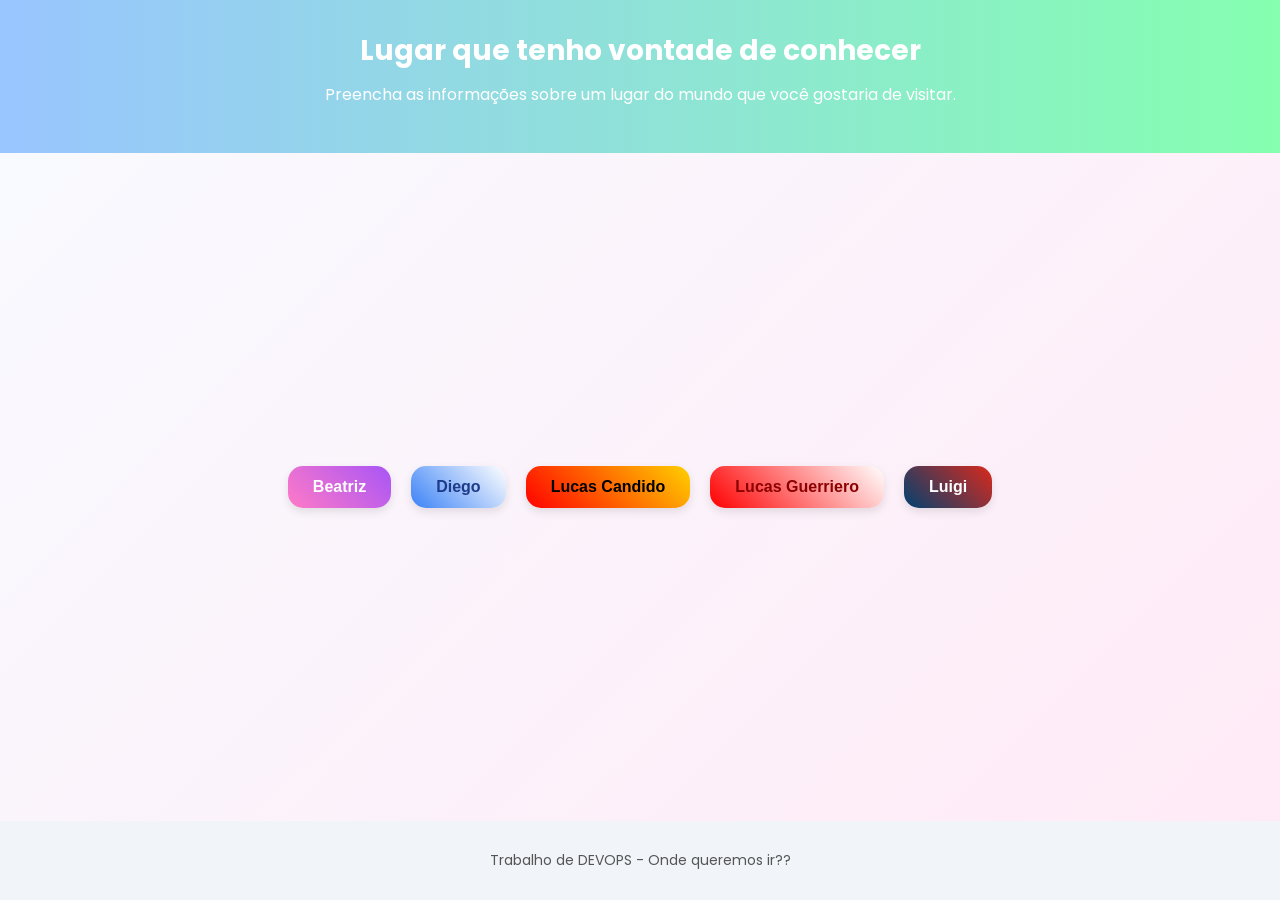
<file: index.html>
<!DOCTYPE html>
<html lang="pt-BR">

<head>
    <meta charset="UTF-8">
    <title>Lugar que quero conhecer</title>
    <meta name="viewport" content="width=device-width, initial-scale=1.0">
    <link rel="stylesheet" href="style.css">
</head>

<body>

    <header>
        <h1>Lugar que tenho vontade de conhecer</h1>
        <p>Preencha as informações sobre um lugar do mundo que você gostaria de visitar.</p>
    </header>

    <main>
        <button><a href="Beatriz/bia.html">Beatriz</a></button>
        <button><a href="Diego/diego.html">Diego</a></button>
        <button><a href="LucasC/lucasC.html">Lucas Candido</a></button>
        <button><a href="LucasG/lucasG.html">Lucas Guerriero</a></button>
        <button><a href="Luigi/luigi.html">Luigi</a></button>
    </main>
    <footer>
        <p>Trabalho de DEVOPS - Onde queremos ir??</p>
    </footer>

</body>

</html>
</file>
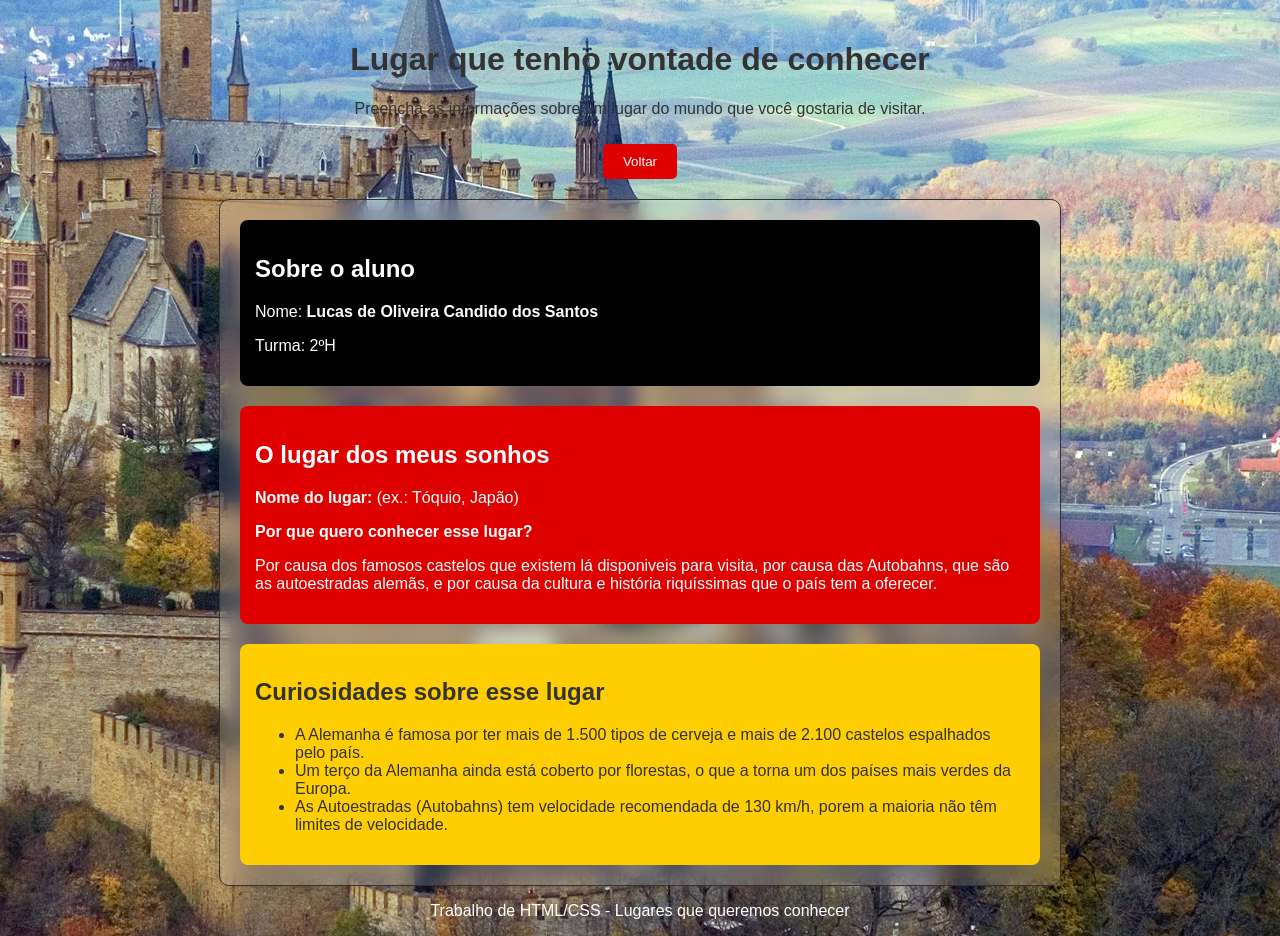
<file: lucas-candido/index.html>
<!DOCTYPE html>
<html lang="pt-BR">

<head>
    <meta charset="UTF-8">
    <title>Lugar que quero conhecer</title>
    <link rel="stylesheet" href="style.css">
</head>

<body>

    <header>
        <h1>Lugar que tenho vontade de conhecer</h1>
        <p>Preencha as informações sobre um lugar do mundo que você gostaria de visitar.</p>
        <button id="voltar" onclick="window.location.href='../index.html'">Voltar</button>
    </header>

    <main>
        <section id="aluno">
            <h2>Sobre o aluno</h2>
            <p>Nome: <strong>Lucas de Oliveira Candido dos Santos</strong></p>
            <p>Turma: 2ºH</p>
        </section>

        <section id="lugar">
            <h2>O lugar dos meus sonhos</h2>
            <p><strong>Nome do lugar:</strong> (ex.: Tóquio, Japão)</p>
            <div id="motivos">
                <p><strong>Por que quero conhecer esse lugar?</strong></p>
                <p>
                    Por causa dos famosos castelos que existem lá disponiveis para visita, por causa das Autobahns, que são as autoestradas alemãs, e por causa da cultura e história riquíssimas que o país tem a oferecer.
                </p>
            </div>
        </section>

        <section id="curiosidades">
            <h2>Curiosidades sobre esse lugar</h2>
            <ul>
                <li>A Alemanha é famosa por ter mais de 1.500 tipos de cerveja e mais de 2.100 castelos espalhados pelo país.</li>
                <li>Um terço da Alemanha ainda está coberto por florestas, o que a torna um dos países mais verdes da Europa.</li>
                <li>As Autoestradas (Autobahns) tem velocidade recomendada de 130 km/h, porem a maioria não têm limites de velocidade.</li>
            </ul>
        </section>
    </main>

    <footer>
        <p>Trabalho de HTML/CSS - Lugares que queremos conhecer</p>
    </footer>

</body>

</html>
</file>
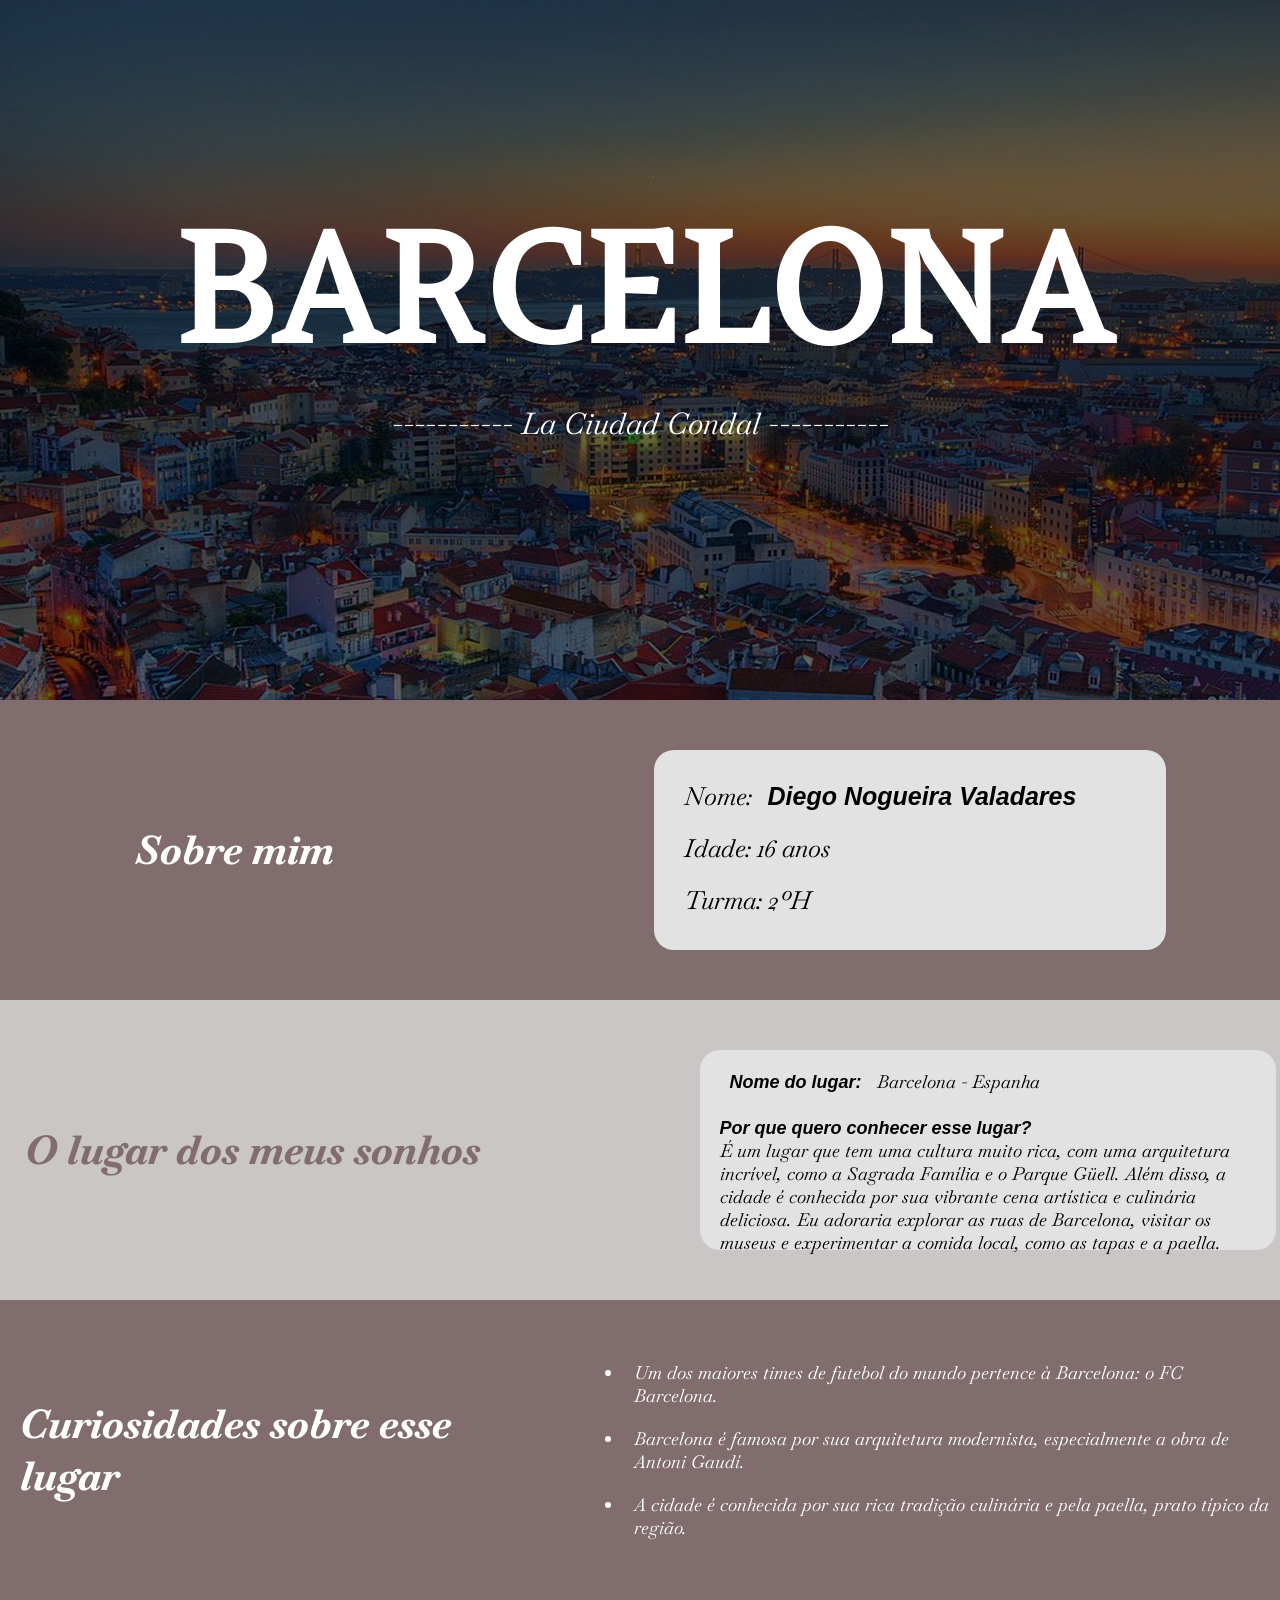
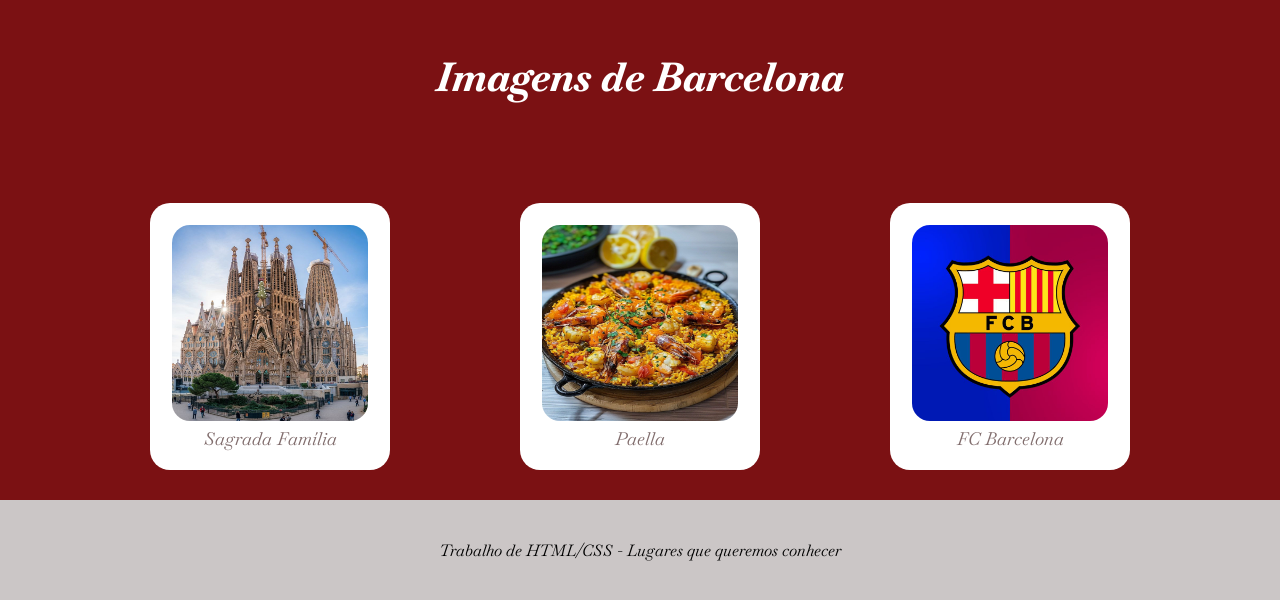
<file: Diego/diego.html>
<!DOCTYPE html>
<html lang="pt-BR">

<head>
    <meta charset="UTF-8">
    <title>Lugar que quero conhecer</title>
    <link rel="stylesheet" href="diego.css">
    <link rel="preconnect" href="https://fonts.googleapis.com">
    <link rel="preconnect" href="https://fonts.gstatic.com" crossorigin>
    <link href="https://fonts.googleapis.com/css2?family=Amethysta&display=swap" rel="stylesheet">
    <link rel="preconnect" href="https://fonts.googleapis.com">
    <link rel="preconnect" href="https://fonts.gstatic.com" crossorigin>
    <link href="https://fonts.googleapis.com/css2?family=Baskervville:ital,wght@0,400..700;1,400..700&display=swap"
        rel="stylesheet">
</head>

<body>

    <header>
        <h1>BARCELONA</h1>
        <p>----------- La Ciudad Condal -----------</p>
    </header>

    <main>
        <section id="aluno">
            <h2>Sobre mim</h2>
            <div class="div-aluno">
                <p>Nome: <strong>Diego Nogueira Valadares</strong></p>
                <p>Idade: 16 anos</p>
                <p>Turma: 2ºH</p>
            </div>
        </section>

        <section id="lugar">
            <h2>O lugar dos meus sonhos</h2>
            <div class="cls-lugares">
                <p><strong>Nome do lugar:</strong> Barcelona - Espanha</p>
                <p><strong><br>Por que quero conhecer esse lugar?</strong></p>
                <p>
                    É um lugar que tem uma cultura muito rica, com uma arquitetura incrível, como a Sagrada Família e o
                    Parque Güell. Além disso, a cidade é conhecida por sua vibrante cena artística e culinária
                    deliciosa. Eu
                    adoraria explorar as ruas de Barcelona, visitar os museus e experimentar a comida local, como as
                    tapas e
                    a paella.
                </p>
            </div>
        </section>

        <section id="curiosidades">
            <h2>Curiosidades sobre esse lugar</h2>
            <ul>
                <li>Um dos maiores times de futebol do mundo pertence à Barcelona: o FC Barcelona.</li>
                <li>Barcelona é famosa por sua arquitetura modernista, especialmente a obra de Antoni Gaudí.</li>
                <li>A cidade é conhecida por sua rica tradição culinária e pela paella, prato típico da região.</li>
            </ul>
        </section>

        <section id="imagens">
            <h2>Imagens de Barcelona</h2>
            <div class="imagens-container">
                <div class="card-img">
                    <img src="assets/sagrada_familia.jpg" alt="Sagrada Família">
                    <p>Sagrada Família</p>
                </div>
                <div class="card-img">
                    <img src="assets/paella.jpg" alt="Paella">
                    <p>Paella</p>
                </div>
                <div class="card-img">
                    <img src="assets/time_barcelona.jpg" alt="Time de Barcelona">
                    <p>FC Barcelona</p>
                </div>
            </div>
        </section>
    </main>

    <footer>
        <p>Trabalho de HTML/CSS - Lugares que queremos conhecer</p>
    </footer>

</body>

</html>
</file>
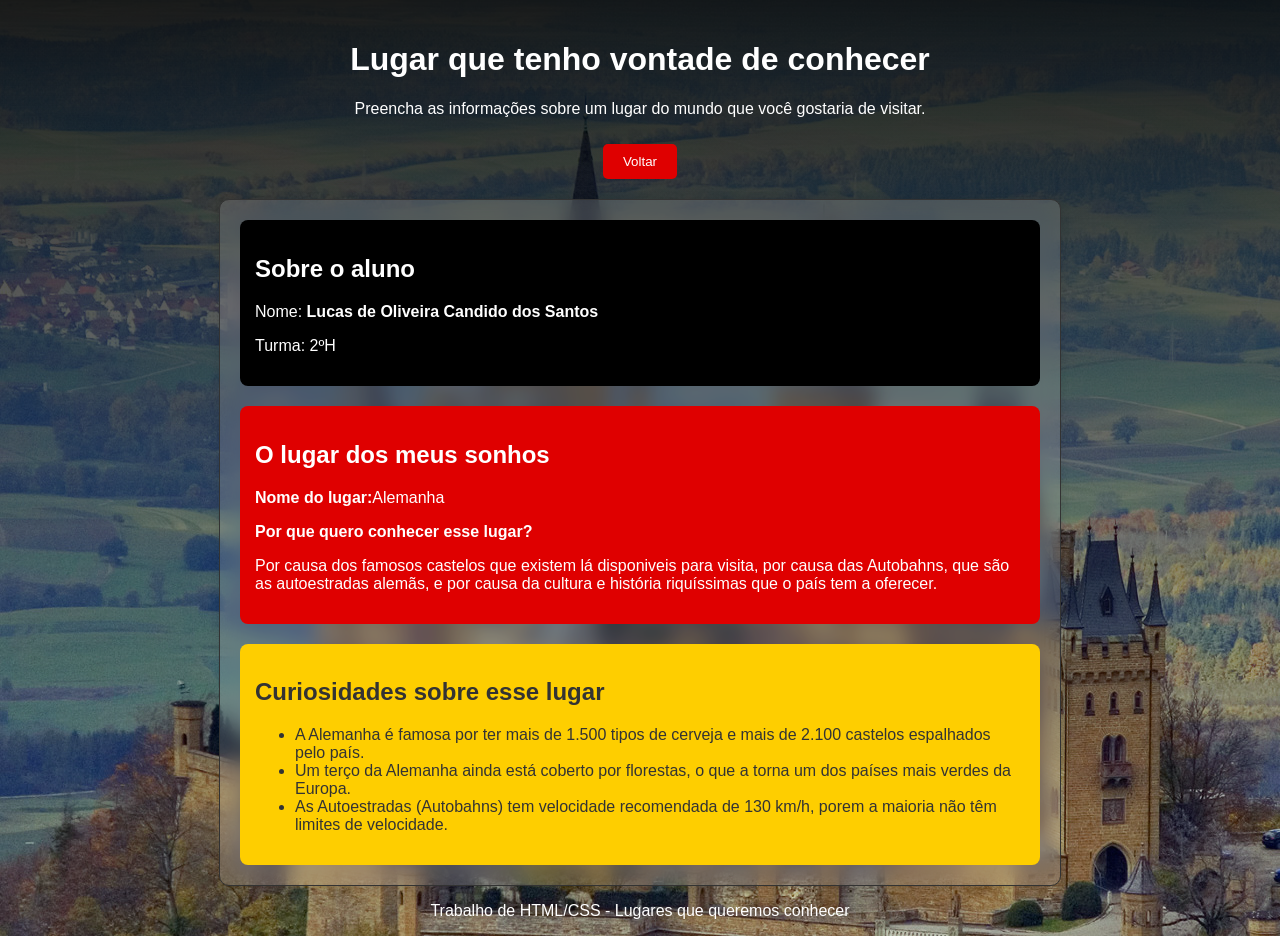
<file: LucasC/lucasC.html>
<!DOCTYPE html>
<html lang="pt-BR">
 
<head>
    <meta charset="UTF-8">
    <title>Lugar que quero conhecer</title>
    <link rel="stylesheet" href="style.css">
</head>
 
<body>
 
    <header>
        <h1>Lugar que tenho vontade de conhecer</h1>
        <p>Preencha as informações sobre um lugar do mundo que você gostaria de visitar.</p>
        <button id="voltar" onclick="window.location.href='../index.html'">Voltar</button>
    </header>
 
    <main>
        <section id="aluno">
            <h2>Sobre o aluno</h2>
            <p>Nome: <strong>Lucas de Oliveira Candido dos Santos</strong></p>
            <p>Turma: 2ºH</p>
        </section>
 
        <section id="lugar">
            <h2>O lugar dos meus sonhos</h2>
            <p><strong>Nome do lugar:</strong>Alemanha</p>
            <div id="motivos">
                <p><strong>Por que quero conhecer esse lugar?</strong></p>
                <p>
                    Por causa dos famosos castelos que existem lá disponiveis para visita, por causa das Autobahns, que são as autoestradas alemãs, e por causa da cultura e história riquíssimas que o país tem a oferecer.
                </p>
            </div>
        </section>
 
        <section id="curiosidades">
            <h2>Curiosidades sobre esse lugar</h2>
            <ul>
                <li>A Alemanha é famosa por ter mais de 1.500 tipos de cerveja e mais de 2.100 castelos espalhados pelo país.</li>
                <li>Um terço da Alemanha ainda está coberto por florestas, o que a torna um dos países mais verdes da Europa.</li>
                <li>As Autoestradas (Autobahns) tem velocidade recomendada de 130 km/h, porem a maioria não têm limites de velocidade.</li>
            </ul>
        </section>
    </main>
 
    <footer>
        <p>Trabalho de HTML/CSS - Lugares que queremos conhecer</p>
    </footer>
 
</body>
 
</html>
</file>
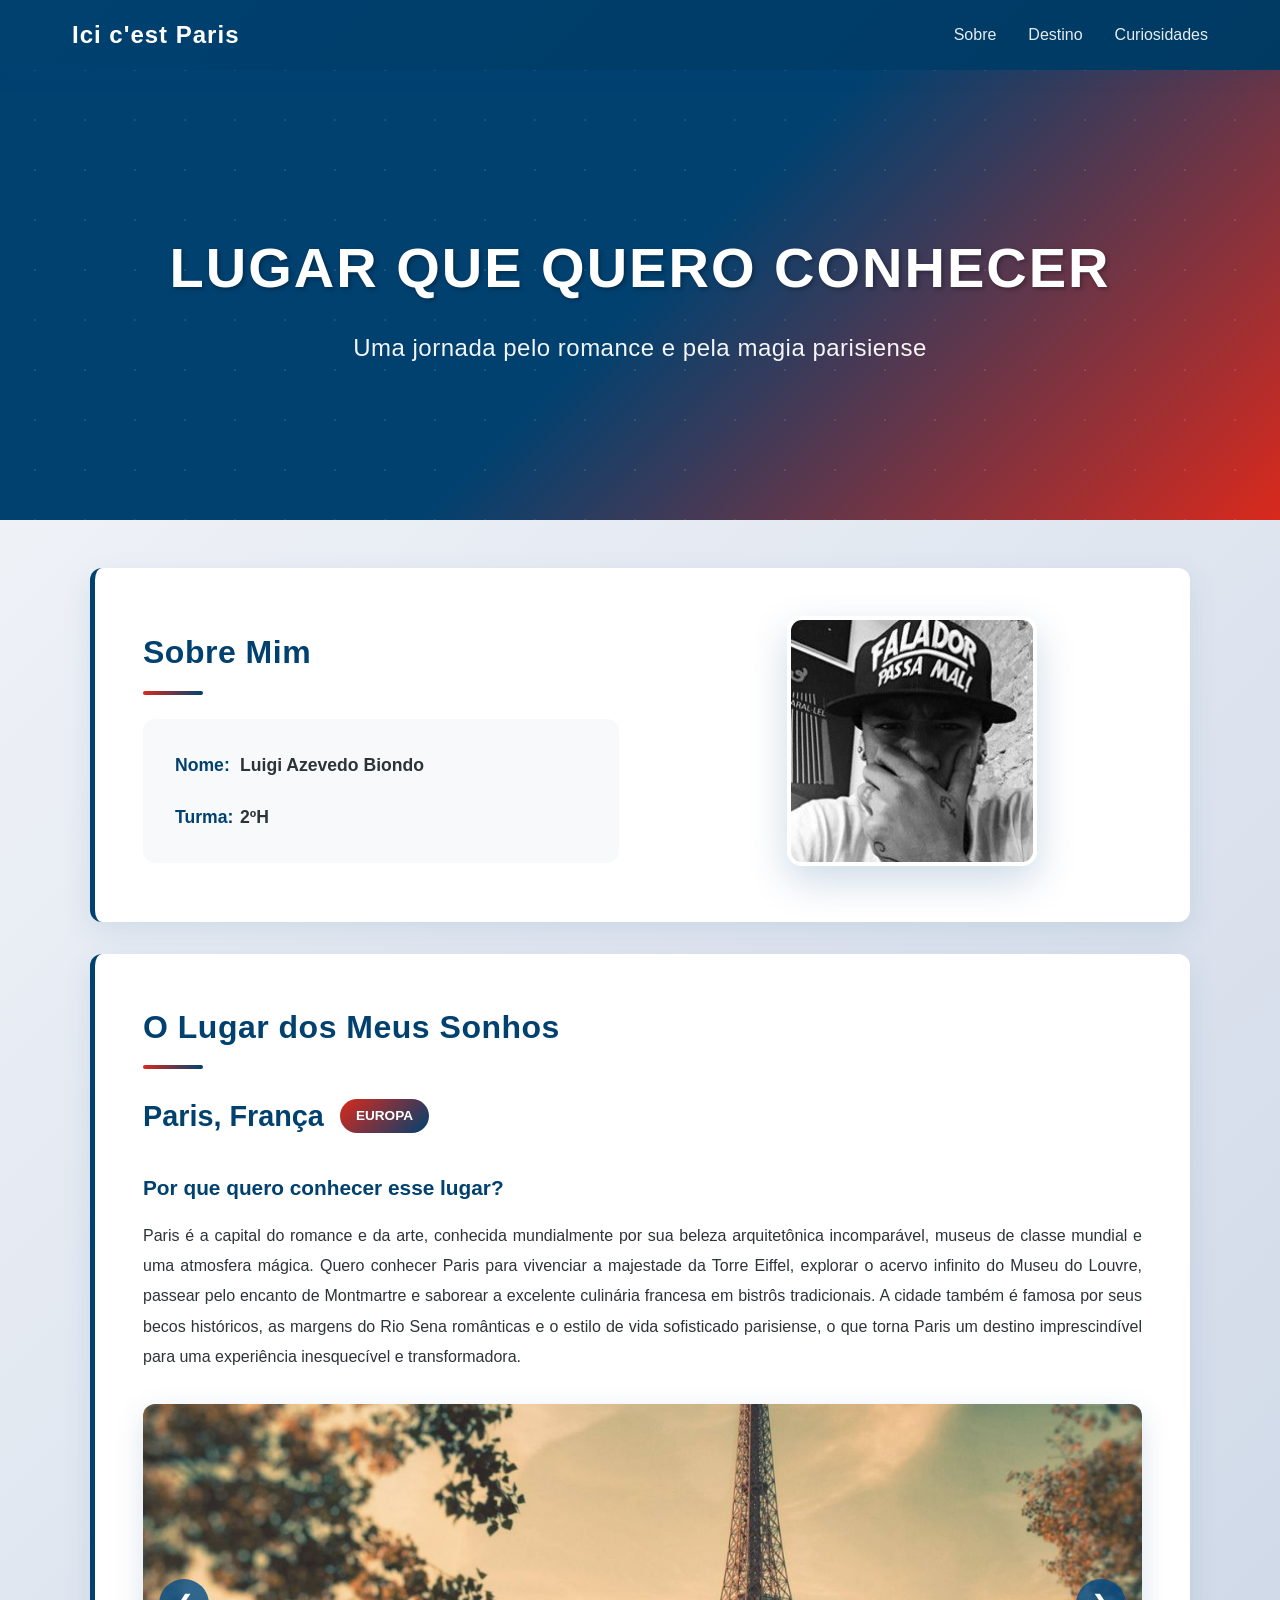
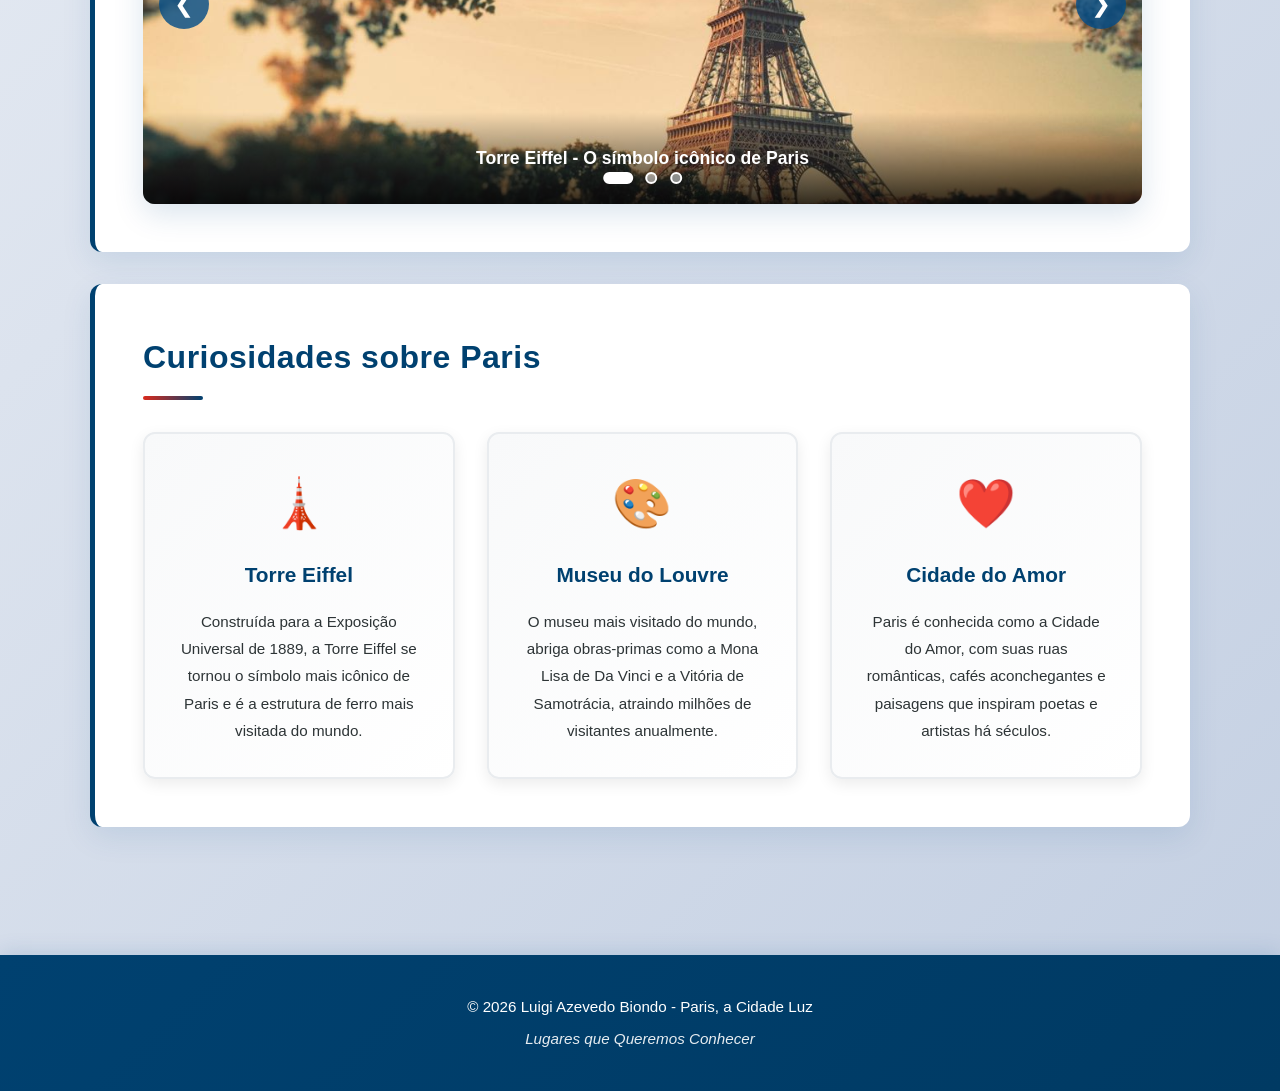
<file: Luigi/luigi.html>
<!DOCTYPE html>
<html lang="pt-BR">

<head>
    <meta charset="UTF-8">
    <meta name="viewport" content="width=device-width, initial-scale=1.0">
    <title>Lugar que quero conhecer - Luigi Azevedo</title>
    <link rel="stylesheet" href="style.css">
    <script defer src="script.js"></script>
</head>

<body>
    <nav class="navbar">
        <div class="nav-container">
            <div class="logo">Ici c'est Paris</div>
            <ul class="nav-links">
                <li><a href="#aluno" class="nav-link">Sobre</a></li>
                <li><a href="#lugar" class="nav-link">Destino</a></li>
                <li><a href="#curiosidades" class="nav-link">Curiosidades</a></li>
            </ul>
        </div>
    </nav>

    <header class="hero">
        <div class="hero-content">
            <h1 class="hero-title">Lugar que Quero Conhecer</h1>
            <p class="hero-subtitle">Uma jornada pelo romance e pela magia parisiense</p>
        </div>
        <div class="hero-bg-animation"></div>
    </header>

    <main>
        <section id="aluno" class="section-card fade-in">
            <div class="aluno-container">
                <div class="aluno-info">
                    <h2 class="section-title">Sobre Mim</h2>
                    <div class="info-box">
                        <div class="info-item">
                            <span class="info-label">Nome:</span>
                            <span class="info-value">Luigi Azevedo Biondo</span>
                        </div>
                        <div class="info-item">
                            <span class="info-label">Turma:</span>
                            <span class="info-value">2ºH</span>
                        </div>
                    </div>
                </div>
                <div class="aluno-image">
                    <img src="assets/neymar.jpg" alt="Foto do aluno" class="profile-img">
                </div>
            </div>
        </section>

        <section id="lugar" class="section-card fade-in">
            <h2 class="section-title">O Lugar dos Meus Sonhos</h2>

            <div class="lugar-content">
                <div class="lugar-info">
                    <div class="destination-header">
                        <h3 class="destination-name">Paris, França</h3>
                        <span class="destination-badge">Europa</span>
                    </div>

                    <div class="info-section">
                        <h4 class="subsection-title">Por que quero conhecer esse lugar?</h4>
                        <p class="description-text">
                            Paris é a capital do romance e da arte, conhecida mundialmente por sua beleza arquitetônica
                            incomparável,
                            museus de classe mundial e uma atmosfera mágica. Quero conhecer Paris para vivenciar a
                            majestade da Torre Eiffel,
                            explorar o acervo infinito do Museu do Louvre, passear pelo encanto de Montmartre e saborear
                            a excelente
                            culinária francesa em bistrôs tradicionais. A cidade também é famosa por seus becos
                            históricos, as margens do Rio Sena
                            românticas e o estilo de vida sofisticado parisiense, o que torna Paris um destino
                            imprescindível para uma
                            experiência inesquecível e transformadora.
                        </p>
                    </div>

                    <div class="carousel-container">
                        <div class="carousel">
                            <div class="carousel-track">
                                <div class="carousel-slide active" data-index="0">
                                    <img src="assets/torre-eiffel.jpg" alt="Paris - Torre Eiffel">
                                    <p class="slide-caption">Torre Eiffel - O símbolo icônico de Paris</p>
                                </div>
                                <div class="carousel-slide" data-index="1">
                                    <img src="assets/louvre-museum.jpg" alt="Museu do Louvre">
                                    <p class="slide-caption">Museu do Louvre - Tesouro artístico mundial</p>
                                </div>
                                <div class="carousel-slide" data-index="2">
                                    <img src="assets/seine-river.jpg" alt="Rio Sena">
                                    <p class="slide-caption">Rio Sena - Romance e história</p>
                                </div>
                            </div>

                            <button class="carousel-btn prev" aria-label="Imagem anterior">❮</button>
                            <button class="carousel-btn next" aria-label="Próxima imagem">❯</button>

                            <div class="carousel-indicators">
                                <button class="indicator active" data-index="0" aria-label="Ir para slide 1"></button>
                                <button class="indicator" data-index="1" aria-label="Ir para slide 2"></button>
                                <button class="indicator" data-index="2" aria-label="Ir para slide 3"></button>
                            </div>
                        </div>
                    </div>
                </div>
            </div>
        </section>

        <section id="curiosidades" class="section-card fade-in">
            <h2 class="section-title">Curiosidades sobre Paris</h2>
            <div class="curiosidades-container">
                <div class="curiosity-card">
                    <span class="curiosity-icon">🗼</span>
                    <h3>Torre Eiffel</h3>
                    <p>Construída para a Exposição Universal de 1889, a Torre Eiffel se tornou o símbolo mais icônico de
                        Paris
                        e é a estrutura de ferro mais visitada do mundo.</p>
                </div>
                <div class="curiosity-card">
                    <span class="curiosity-icon">🎨</span>
                    <h3>Museu do Louvre</h3>
                    <p>O museu mais visitado do mundo, abriga obras-primas como a Mona Lisa de Da Vinci e a Vitória de
                        Samotrácia,
                        atraindo milhões de visitantes anualmente.</p>
                </div>
                <div class="curiosity-card">
                    <span class="curiosity-icon">❤️</span>
                    <h3>Cidade do Amor</h3>
                    <p>Paris é conhecida como a Cidade do Amor, com suas ruas românticas, cafés aconchegantes e
                        paisagens que
                        inspiram poetas e artistas há séculos.</p>
                </div>
            </div>
        </section>
    </main>

    <footer class="footer">
        <div class="footer-content">
            <p>&copy; 2026 Luigi Azevedo Biondo - Paris, a Cidade Luz</p>
            <p class="footer-subtitle">Lugares que Queremos Conhecer</p>
        </div>
    </footer>

</body>

</html>
</file>
<file: style.css>
@import url('https://fonts.googleapis.com/css2?family=Poppins:wght@400;600&display=swap');

body {
    margin: 0;
    font-family: 'Poppins', sans-serif;
    background: linear-gradient(135deg, #f8fbff, #ffeaf6);
    display: flex;
    flex-direction: column;
    min-height: 100vh;
    text-align: center;
}

/* HEADER */
header {
    background: linear-gradient(90deg, #99c5ff, #85ffb0);
    padding: 30px 20px;
    color: white;
}

header h1 {
    margin: 0;
    font-size: 28px;
}

header p {
    margin-top: 10px;
    font-size: 16px;
}

/* MAIN */
main {
    flex: 1;
    display: flex;
    flex-wrap: wrap;
    justify-content: center;
    align-items: center;
    gap: 20px;
    padding: 40px 20px;
}

/* BOTÕES GERAIS */
button {
    border: none;
    border-radius: 15px;
    padding: 12px 25px;
    font-size: 16px;
    font-weight: 600;
    cursor: pointer;
    transition: 0.3s ease;
    box-shadow: 0 4px 10px rgba(0, 0, 0, 0.1);
}

button a {
    text-decoration: none;
    color: inherit;
}

/* ===== CORES PERSONALIZADAS ===== */

/* Beatriz - rosa + roxo */
button:nth-child(1) {
    background: linear-gradient(45deg, #ff7ac6, #a855f7);
    color: white;
}

button:nth-child(1):hover {
    transform: scale(1.08);
}

/* Diego - azul + branco */
button:nth-child(2) {
    background: linear-gradient(45deg, #3b82f6, #ffffff);
    color: #1e3a8a;
}

button:nth-child(2):hover {
    transform: scale(1.08);
}

/* Lucas Candido - vermelho + amarelo */
button:nth-child(3) {
    background: linear-gradient(45deg, #ff0000, #ffd000);
    color: black;
}

button:nth-child(3):hover {
    transform: scale(1.08);
}

/* Lucas Guerriero - vermelho + branco */
button:nth-child(4) {
    background: linear-gradient(45deg, #ff0000, #ffffff);
    color: #8b0000;
}

button:nth-child(4):hover {
    transform: scale(1.08);
}

/* Luigi - azul + vermelho */
button:nth-child(5) {
    background: linear-gradient(45deg, #004170, #DA291C);
    color: white;
}

button:nth-child(5):hover {
    transform: scale(1.08);
}

/* FOOTER */
footer {
    background-color: #f1f5f9;
    padding: 15px;
    font-size: 14px;
    color: #555;
}
</file>
<file: lucas-candido/style.css>
:root {
    --primary-color: #FECE00;
    --secondary-color: #DF0000;
    --terciary-color: #000;
    --dark-text-color: #333;
    --light-text-color: #fff;
}

body {
    font-family: Arial, sans-serif;
    margin: 0;
    padding: 0;
    background-color: #f0f0f0;
    display: flex;
    flex-direction: column;
    align-items: center;
    background: url('assets/imgs/alemanha_catel2.jpg') no-repeat -400px -300px fixed;
}

header {
    /* background-color: var(--terciary-color); */
    color: var(--dark-text-color);
    padding: 20px;
    text-align: center;
    width: 100%;
}

#voltar {
    margin-top: 10px;
    padding: 10px 20px;
    background-color: var(--secondary-color);
    color: var(--light-text-color);
    border: none;
    border-radius: 5px;
    cursor: pointer;
}

main {
    padding: 20px;
    border-radius: 10px;
    box-shadow: 0 0 10px rgba(0, 0, 0, 0.1);
    width: 80%; max-width: 800px;

    background: rgba(255, 255, 255, 0.15); /* Fundo semi-transparente */
    backdrop-filter: blur(10px);
    border: var(--dark-text-color) 1px solid; /* Borda para destacar o conteúdo */
}

#aluno {
    background-color: var(--terciary-color);
    color: var(--light-text-color);
    padding: 15px;
    border-radius: 8px;
    margin-bottom: 20px;
}

#lugar {
    background-color: var(--secondary-color);
    color: var(--light-text-color);
    padding: 15px;
    border-radius: 8px;
    margin-bottom: 20px;
}

#curiosidades {
    background-color: var(--primary-color);
    color: var(--dark-text-color);
    padding: 15px;
    border-radius: 8px;
}

footer {
    color: var(--light-text-color);
}
</file>
<file: Diego/diego.css>
* {
    margin: 0;
    padding: 0;
    box-sizing: border-box;
    font-family: 'Albert Sans', sans-serif;
    color: white;
}

header {
    background: url(assets/barcelona_city.png);
    background-size: cover;
    height: 700px;
    width: 100%;
    text-align: center;
}

header h1 {
    font-family: 'Amethysta', serif;
    font-size: 150px;
    padding-top: 200px;
}

h2, p {
    font-family: 'Baskervville', serif;
    font-style: italic;
    color: black;
}

header p {
    color: rgb(255, 255, 255);
    font-size: 30px;
    padding-top: 20px;
}

#aluno {
    width: 100%;
    background-color: rgb(129, 109, 109);
    height: 300px;
    display: flex;
    align-items: center;
    justify-content: center;
    gap: 300px;
}

#aluno h2 {
    font-size: 40px;
    padding: 20px;
    color: white;
}

.div-aluno {
    padding: 20px;
    font-size: 25px;
    background-color: rgb(226, 226, 226);
    width: 40%;
    height: 200px;
    border-radius: 20px;
}

.div-aluno p,strong {
    color: black;
    padding: 10px;
}

#lugar {
    width: 100%;
    background-color: rgb(203, 198, 198);
    height: 300px;
    display: flex;
    align-items: center;
    justify-content: center;
    gap: 200px;
}

#lugar h2 {
    font-size: 40px;
    padding: 20px;
    color: rgb(129, 109, 109);
}

.cls-lugares {
    padding: 20px;
    font-size: 18px;
    background-color: rgb(226, 226, 226);
    width: 45%;
    height: 200px;
    border-radius: 20px;
}


#curiosidades {
    width: 100%;
    background-color: rgb(129, 109, 109);
    height: 300px;
    display: flex;
    align-items: center;
    justify-content: center;
    gap: 100px;
}

#curiosidades h2 {
    font-size: 40px;
    padding: 20px;
    color: white;
}

#curiosidades li {
    font-size: 18px;
    padding: 10px;
    font-style: italic;
    font-family: 'Baskervville', serif;
}

#imagens {
    width: 100%;
    height: 500px;
    background-color: #7b1113;
    display: flex;
    text-align: center;
    align-items: center;
    justify-content: center;
    flex-direction: column;
    gap: 80px;
}

#imagens h2 {
    font-size: 40px;
    padding: 20px;
    color: white;
}

.imagens-container {
    display: flex;
    gap: 130px;
    
}

.imagens-container img {
    width: 200px;
    height: 200px;
    border-radius: 20px;
    border: 2px solid white;
}

.card-img p {
    color: rgb(129, 109, 109);
    font-size: 18px;
}

.card-img {
    background-color: white;
    padding: 20px;
    border-radius: 20px;
}

.card-img:hover {
    transform: scale(1.05);
    transition: transform 0.3s ease;
}

footer {
    background-color: rgb(203, 198, 198);
    height: 100px;
    display: flex;
    align-items: center;
    justify-content: center;
}
</file>
<file: LucasC/style.css>
:root {
    --primary-color: #FECE00;
    --secondary-color: #DF0000;
    --terciary-color: #000;
    --dark-text-color: #333;
    --light-text-color: #fff;
}
 
body {
    font-family: Arial, sans-serif;
    margin: 0;
    padding: 0;
    background-color: #f0f0f0;
    display: flex;
    flex-direction: column;
    align-items: center;
    background-image: linear-gradient(#000000e4, #0e111526), url('assets/imgs/alemanha_catel2.jpg');
}

header {
    color: var(--light-text-color);
    padding: 20px;
    text-align: center;
    width: 100%;
}
 
#voltar {
    margin-top: 10px;
    padding: 10px 20px;
    background-color: var(--secondary-color);
    color: var(--light-text-color);
    border: none;
    border-radius: 5px;
    cursor: pointer;
}
 
main {
    padding: 20px;
    border-radius: 10px;
    box-shadow: 0 0 10px rgba(0, 0, 0, 0.1);
    width: 80%; max-width: 800px;
 
    background: rgba(255, 255, 255, 0.15); /* Fundo semi-transparente */
    backdrop-filter: blur(10px);
    border: var(--dark-text-color) 1px solid; /* Borda para destacar o conteúdo */
}
 
#aluno {
    background-color: var(--terciary-color);
    color: var(--light-text-color);
    padding: 15px;
    border-radius: 8px;
    margin-bottom: 20px;
}
 
#lugar {
    background-color: var(--secondary-color);
    color: var(--light-text-color);
    padding: 15px;
    border-radius: 8px;
    margin-bottom: 20px;
}
 
#curiosidades {
    background-color: var(--primary-color);
    color: var(--dark-text-color);
    padding: 15px;
    border-radius: 8px;
}
 
footer {
    color: var(--light-text-color);
}
</file>
<file: Luigi/style.css>
:root {
    --primary-blue: #004170;
    --primary-red: #DA291C;
    --primary-gold: #ceab5d;
    --primary-white: #FFFFFF;
    --primary-teal: #00A6A6;
    --light-gray: #f8f9fa;
    --medium-gray: #e9ecef;
    --dark-text: #2d3436;
    --border-radius: 12px;
    --transition-smooth: all 0.3s cubic-bezier(0.25, 0.46, 0.45, 0.94);
}

* {
    margin: 0;
    padding: 0;
    box-sizing: border-box;
}

body {
    font-family: 'Segoe UI', 'Roboto', 'Oxygen', 'Ubuntu', Cantarell, sans-serif;
    line-height: 1.6;
    color: var(--dark-text);
    background: linear-gradient(135deg, #f5f7fa 0%, #c3cfe2 100%);
    min-height: 100vh;
    display: flex;
    flex-direction: column;
}

html {
    scroll-behavior: smooth;
}


/* Animations */
@keyframes fadeInUp {
    from {
        opacity: 0;
        transform: translateY(30px);
    }

    to {
        opacity: 1;
        transform: translateY(0);
    }
}

@keyframes slideInLeft {
    from {
        opacity: 0;
        transform: translateX(-50px);
    }

    to {
        opacity: 1;
        transform: translateX(0);
    }
}

@keyframes slideInRight {
    from {
        opacity: 0;
        transform: translateX(50px);
    }

    to {
        opacity: 1;
        transform: translateX(0);
    }
}

@keyframes pulseGlow {

    0%,
    100% {
        box-shadow: 0 0 20px rgba(0, 166, 166, 0.3);
    }

    50% {
        box-shadow: 0 0 40px rgba(0, 166, 166, 0.6);
    }
}

@keyframes backgroundShift {
    0% {
        background-position: 0% 50%;
    }

    50% {
        background-position: 100% 50%;
    }

    100% {
        background-position: 0% 50%;
    }
}

.fade-in {
    animation: fadeInUp 0.8s ease-out forwards;
}

/* Navbar */
.navbar {
    background: linear-gradient(135deg, var(--primary-blue) 0%, #003a63 100%);
    padding: 1rem 0;
    position: sticky;
    top: 0;
    z-index: 1000;
    box-shadow: 0 2px 20px rgba(0, 75, 135, 0.15);
}

.nav-container {
    max-width: 1200px;
    margin: 0 auto;
    padding: 0 2rem;
    display: flex;
    justify-content: space-between;
    align-items: center;
}

.logo {
    font-size: 1.5rem;
    font-weight: 700;
    color: white;
    letter-spacing: 1px;
}

.nav-links {
    display: flex;
    list-style: none;
    gap: 2rem;
}

.nav-link {
    color: rgba(255, 255, 255, 0.9);
    text-decoration: none;
    font-weight: 500;
    transition: var(--transition-smooth);
    position: relative;
}

.nav-link::after {
    content: '';
    position: absolute;
    width: 0;
    height: 2px;
    bottom: -5px;
    left: 0;
    background: #004170;
    transition: width 0.3s ease;
}

.nav-link:hover::after {
    width: 100%;
}

/* Hero Section */
.hero {
    position: relative;
    height: 50vh;
    background: linear-gradient(135deg, #004170 0%, #004170 50%, #DA291C 100%);
    color: white;
    display: flex;
    align-items: center;
    justify-content: center;
    text-align: center;
    overflow: hidden;
}

.hero-bg-animation {
    position: absolute;
    width: 200%;
    height: 200%;
    background: radial-gradient(circle, rgba(255, 255, 255, 0.1) 1px, transparent 1px);
    background-size: 50px 50px;
    animation: backgroundShift 20s ease infinite;
    top: -50%;
    left: -50%;
}

.hero-content {
    position: relative;
    z-index: 2;
    animation: fadeInUp 1s ease-out;
}

.hero-title {
    font-size: 3.5rem;
    font-weight: 800;
    margin-bottom: 1rem;
    text-transform: uppercase;
    letter-spacing: 2px;
    text-shadow: 2px 2px 4px rgba(0, 0, 0, 0.3);
}

.hero-subtitle {
    font-size: 1.5rem;
    font-weight: 300;
    letter-spacing: 0.5px;
    opacity: 0.95;
}

/* Main content */
main {
    flex: 1;
    max-width: 1100px;
    width: 90%;
    margin: 3rem auto;
    padding: 0;
}

/* Section Cards */
.section-card {
    background: white;
    padding: 3rem;
    margin-bottom: 2rem;
    border-radius: var(--border-radius);
    box-shadow: 0 10px 30px rgba(0, 75, 135, 0.1);
    transition: var(--transition-smooth);
    border-left: 5px solid #004170;
}

.section-card:hover {
    transform: translateY(-5px);
    box-shadow: 0 15px 40px rgba(0, 75, 135, 0.15);
}

.section-title {
    color: var(--primary-blue);
    font-size: 2rem;
    margin-bottom: 1.5rem;
    font-weight: 700;
    letter-spacing: 0.5px;
    position: relative;
    padding-bottom: 1rem;
}

.section-title::after {
    content: '';
    position: absolute;
    bottom: 0;
    left: 0;
    width: 60px;
    height: 4px;
    background: linear-gradient(90deg, var(--primary-red), #004170);
    border-radius: 2px;
}

/* Aluno Section */
.aluno-container {
    display: grid;
    grid-template-columns: 1fr 1fr;
    gap: 3rem;
    align-items: center;
}

.aluno-info {
    animation: slideInLeft 0.8s ease-out;
}

.info-box {
    background: var(--light-gray);
    padding: 2rem;
    border-radius: var(--border-radius);
    margin-top: 1.5rem;
}

.info-item {
    display: flex;
    align-items: center;
    margin-bottom: 1.5rem;
    font-size: 1.1rem;
}

.info-item:last-child {
    margin-bottom: 0;
}

.info-label {
    font-weight: 700;
    color: var(--primary-blue);
    min-width: 65px;
}

.info-value {
    color: var(--dark-text);
    font-weight: 600;
}

.aluno-image {
    animation: slideInRight 0.8s ease-out;
    margin-left: 120px;
}

.profile-img {
    width: 100%;
    max-width: 250px;
    height: 250px;
    border-radius: 15px;
    object-fit: cover;
    box-shadow: 0 15px 40px rgba(0, 75, 135, 0.2);
    border: 4px solid white;
    animation: pulseGlow 3s ease-in-out infinite;
}

/* Lugar Section */
.lugar-content {
    display: flex;
    flex-direction: column;
    align-items: center;
    text-align: center;
    gap: 2.5rem;
}

.destination-header {
    display: flex;
    align-items: center;
    gap: 1rem;
    margin-bottom: 2rem;
}

.destination-name {
    font-size: 1.8rem;
    color: var(--primary-blue);
    font-weight: 700;
}

.destination-badge {
    background: linear-gradient(135deg, var(--primary-red), #004170);
    color: white;
    padding: 0.4rem 1rem;
    border-radius: 50px;
    font-size: 0.85rem;
    font-weight: 600;
    text-transform: uppercase;
}

.info-section {
    margin-bottom: 2rem;
}

.subsection-title {
    color: var(--primary-blue);
    font-size: 1.3rem;
    margin-bottom: 1rem;
    font-weight: 700;
    text-align: start;
}

.description-text {
    color: var(--dark-text);
    line-height: 1.9;
    text-align: justify;
}

.image-gallery {
    display: grid;
    grid-template-columns: 1fr;
    gap: 1rem;
}

.gallery-img {
    width: 100%;
    height: 250px;
    object-fit: cover;
    border-radius: var(--border-radius);
    box-shadow: 0 10px 30px rgba(0, 75, 135, 0.15);
    transition: var(--transition-smooth);
    border: 3px solid white;
}

.primary-img {
    grid-row: span 2;
    height: auto;
    min-height: 510px;
}

.gallery-img:hover {
    transform: scale(1.05);
    box-shadow: 0 15px 40px rgba(0, 75, 135, 0.25);
}

/* Curiosidades Section */
.curiosidades-container {
    display: grid;
    grid-template-columns: repeat(auto-fit, minmax(280px, 1fr));
    gap: 2rem;
    margin-top: 2rem;
}

.curiosity-card {
    background: linear-gradient(135deg, var(--light-gray) 0%, white 100%);
    padding: 2rem;
    border-radius: var(--border-radius);
    text-align: center;
    transition: var(--transition-smooth);
    border: 2px solid var(--medium-gray);
    box-shadow: 0 5px 15px rgba(0, 0, 0, 0.08);
}

.curiosity-card:hover {
    transform: translateY(-8px);
    box-shadow: 0 15px 35px rgba(0, 166, 166, 0.2);
    border-color: #004170;
}

.curiosity-icon {
    font-size: 3rem;
    display: block;
    margin-bottom: 1rem;
    animation: slideInLeft 0.6s ease-out;
}

.curiosity-card h3 {
    color: var(--primary-blue);
    font-size: 1.3rem;
    margin-bottom: 1rem;
    font-weight: 700;
}

.curiosity-card p {
    color: var(--dark-text);
    line-height: 1.8;
    font-size: 0.95rem;
}

/* Footer */
.footer {
    background: linear-gradient(135deg, var(--primary-blue) 0%, #003a63 100%);
    color: white;
    padding: 2rem;
    text-align: center;
    margin-top: 3rem;
    box-shadow: 0 -2px 20px rgba(0, 75, 135, 0.15);
}

.footer-content p {
    margin: 0.5rem 0;
    font-size: 0.95rem;
}

.footer-subtitle {
    font-size: 0.85rem;
    opacity: 0.9;
    font-style: italic;
}

strong {
    color: var(--primary-red);
    font-weight: 700;
}

/* Responsividade */
@media (max-width: 1024px) {

    .aluno-container,
    .lugar-content {
        grid-template-columns: 1fr;
    }

    .primary-img {
        grid-row: auto;
        min-height: 250px;
    }

    .hero-title {
        font-size: 2.5rem;
    }

    .section-title {
        font-size: 1.6rem;
    }
}

@media (max-width: 768px) {
    .nav-links {
        gap: 1rem;
        font-size: 0.9rem;
    }

    .hero {
        height: 40vh;
    }

    .hero-title {
        font-size: 2rem;
    }

    .hero-subtitle {
        font-size: 1.1rem;
    }

    main {
        margin: 2rem auto;
        width: 95%;
    }

    .section-card {
        padding: 2rem;
        margin-bottom: 1.5rem;
    }

    .section-title {
        font-size: 1.4rem;
    }

    .curiosidades-container {
        grid-template-columns: 1fr;
    }

    .info-item {
        flex-direction: column;
        align-items: flex-start;
    }
}

@media (max-width: 480px) {
    .logo {
        font-size: 1.2rem;
    }

    .nav-links {
        flex-direction: column;
        gap: 0.5rem;
    }

    .hero-title {
        font-size: 1.5rem;
    }

    .hero-subtitle {
        font-size: 0.95rem;
    }

    main {
        margin: 1rem auto;
        width: 98%;
    }

    .section-card {
        padding: 1.5rem;
        border-radius: 8px;
    }

    .section-title {
        font-size: 1.2rem;
    }

    .subsection-title {
        font-size: 1.1rem;
    }

    .destination-name {
        font-size: 1.4rem;
    }

    .profile-img {
        max-width: 200px;
        height: 200px;
    }

    .curiosity-icon {
        font-size: 2rem;
    }

    .curiosity-card h3 {
        font-size: 1.1rem;
    }
}

/* Carrossel */
.carousel-container {
    margin-top: 2rem;
    width: 100%;
}

.carousel {
    position: relative;
    width: 100%;
    background: white;
    border-radius: var(--border-radius);
    overflow: hidden;
    box-shadow: 0 10px 30px rgba(0, 75, 135, 0.15);
}

.carousel-track {
    position: relative;
    width: 100%;
    height: 400px;
}

.carousel-slide {
    position: absolute;
    width: 100%;
    height: 100%;
    opacity: 0;
    transition: opacity 0.6s ease-in-out;
    display: flex;
    flex-direction: column;
    justify-content: center;
    align-items: center;
}

.carousel-slide.active {
    opacity: 1;
}

.carousel-slide img {
    width: 100%;
    height: 100%;
    object-fit: cover;
}

.slide-caption {
    position: absolute;
    bottom: 0;
    left: 0;
    right: 0;
    background: linear-gradient(to top, rgba(0, 0, 0, 0.8), transparent);
    color: white;
    padding: 2rem;
    font-size: 1.1rem;
    font-weight: 600;
    text-align: center;
}

/* Botões de Navegação */
.carousel-btn {
    position: absolute;
    top: 50%;
    transform: translateY(-50%);
    background: rgba(0, 75, 135, 0.8);
    color: white;
    border: none;
    width: 50px;
    height: 50px;
    border-radius: 50%;
    font-size: 1.5rem;
    cursor: pointer;
    transition: var(--transition-smooth);
    z-index: 10;
    display: flex;
    align-items: center;
    justify-content: center;
    user-select: none;
}

.carousel-btn:hover {
    background: rgba(0, 75, 135, 1);
    transform: translateY(-50%) scale(1.1);
}

.carousel-btn.prev {
    left: 1rem;
}

.carousel-btn.next {
    right: 1rem;
}

/* Indicadores */
.carousel-indicators {
    position: absolute;
    bottom: 20px;
    left: 50%;
    transform: translateX(-50%);
    display: flex;
    gap: 0.8rem;
    z-index: 11;
}

.indicator {
    width: 12px;
    height: 12px;
    border-radius: 50%;
    border: 2px solid white;
    background: rgba(255, 255, 255, 0.5);
    cursor: pointer;
    transition: var(--transition-smooth);
}

.indicator.active {
    background: white;
    width: 30px;
    border-radius: 6px;
}

.indicator:hover {
    background: white;
}

/* Responsividade do Carrossel */
@media (max-width: 768px) {
    .carousel-track {
        height: 300px;
    }

    .carousel-btn {
        width: 40px;
        height: 40px;
        font-size: 1.2rem;
    }

    .carousel-btn.prev {
        left: 0.5rem;
    }

    .carousel-btn.next {
        right: 0.5rem;
    }

    .slide-caption {
        padding: 1.5rem;
        font-size: 0.95rem;
    }
}

@media (max-width: 480px) {
    .carousel-track {
        height: 250px;
    }

    .carousel-btn {
        width: 35px;
        height: 35px;
        font-size: 1rem;
    }

    .slide-caption {
        padding: 1rem;
        font-size: 0.85rem;
    }

    .carousel-indicators {
        bottom: 15px;
        gap: 0.6rem;
    }

    .indicator {
        width: 10px;
        height: 10px;
    }

    .indicator.active {
        width: 25px;
    }
}
</file>
